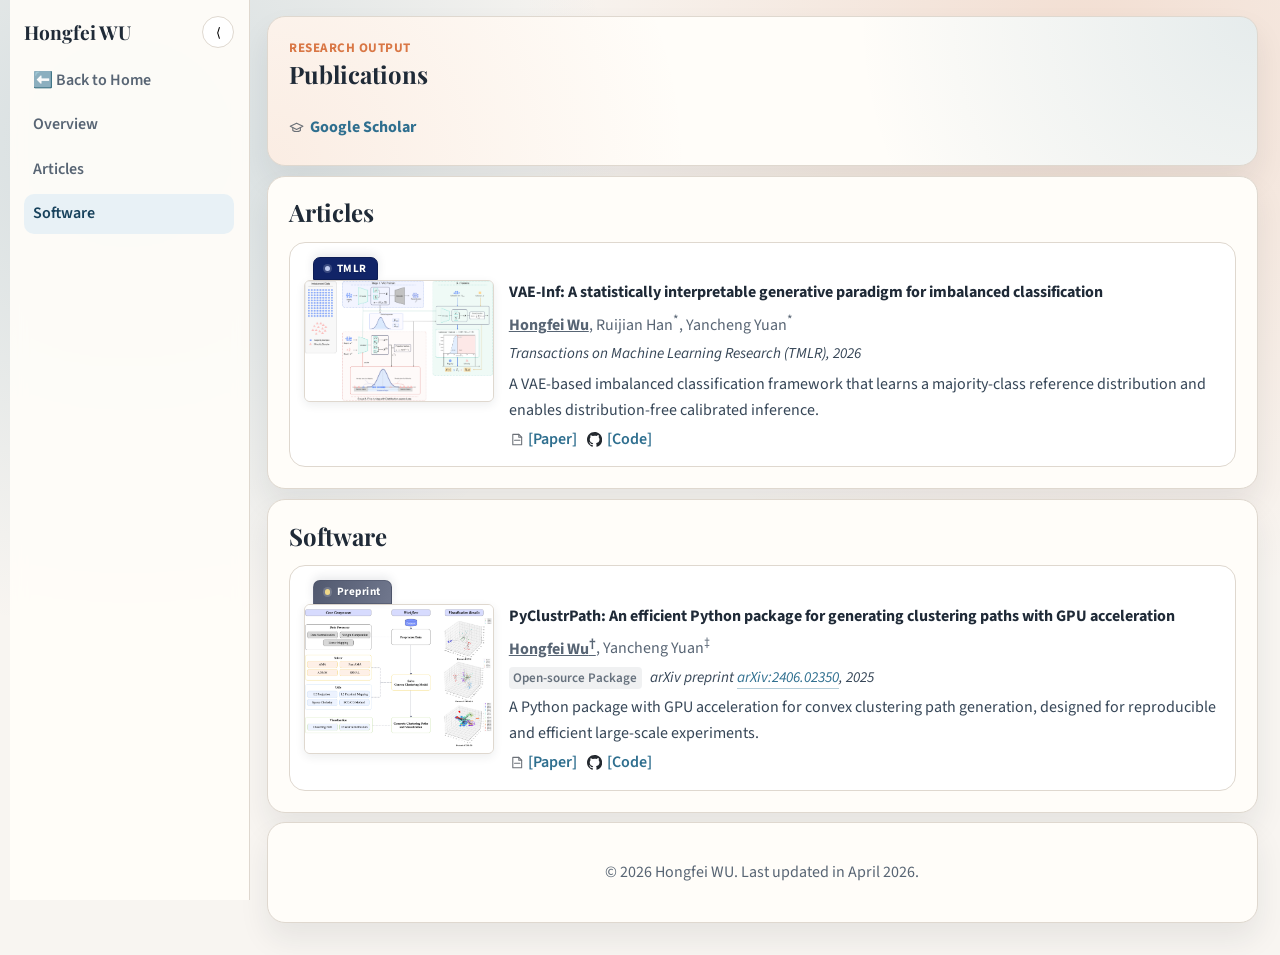
<file: publication.html>
<!doctype html>
<html lang="en">
  <head>
    <meta charset="UTF-8" />
    <meta name="viewport" content="width=device-width, initial-scale=1.0" />
    <title>Publications | Hongfei WU</title>
    <meta
      name="description"
      content="Publication list of Hongfei WU, including papers, software, and preprints."
    />
    <link rel="preconnect" href="https://fonts.googleapis.com" />
    <link rel="preconnect" href="https://fonts.gstatic.com" crossorigin />
    <link
      href="https://fonts.googleapis.com/css2?family=Playfair+Display:wght@500;700&family=Source+Sans+3:wght@400;500;600;700&display=swap"
      rel="stylesheet"
    />
    <link rel="stylesheet" href="./styles.css" />
  </head>
  <body>
    <aside class="sidebar">
      <div class="sidebar-head">
        <a class="brand" href="./index.html">Hongfei WU</a>
        <button class="sidebar-toggle" aria-label="Hide or show sidebar">⟨</button>
      </div>
      <ul class="side-links">
        <li><a class="side-link" href="./index.html#about">⬅️ Back to Home</a></li>
        <li><a class="side-link" href="#overview">Overview</a></li>
        <li><a class="side-link" href="#articles">Articles</a></li>
        <li><a class="side-link" href="#software">Software</a></li>
      </ul>
    </aside>
    <button class="sidebar-fab" aria-label="Toggle sidebar">☰</button>

    <main class="page-content">
      <section id="overview" class="section reveal publication-hero">
        <p class="publication-label">Research Output</p>
        <h2>Publications</h2>
        <a
          class="scholar-button"
          href="https://scholar.google.com/citations?user=Wrtoa8AAAAAJ&hl=en"
          target="_blank"
          rel="noopener noreferrer"
        >
          <span class="pub-link-icon" aria-hidden="true">
            <svg viewBox="0 0 24 24" fill="none">
              <path d="M22 10L12 5 2 10l10 5 10-5z"></path>
              <path d="M6 12v4.5c3.2 2.3 8.8 2.3 12 0V12"></path>
            </svg>
          </span>
          <span>Google Scholar</span>
        </a>
      </section>

      <section id="articles" class="section reveal">
        <h2>Articles</h2>
        <ol class="publication-list">
          <li>
            <article class="publication-item featured-publication">
              <div class="pub-thumb-link">
                <span class="pub-thumb-badge">TMLR</span>
                <img
                  class="pub-thumb"
                  src="./assets/pub/VAE-inf_framework.jpg"
                  alt="VAE-Inf framework preview image"
                />
              </div>
              <div class="pub-body">
                <p class="pub-title">VAE-Inf: A statistically interpretable generative paradigm for imbalanced classification</p>
                <p class="pub-meta"><u><strong>Hongfei Wu</strong></u>, Ruijian Han<sup>*</sup>, Yancheng Yuan<sup>*</sup></p>
                <p class="pub-venue">
                  Transactions on Machine Learning Research (TMLR), 2026
                </p>
                <p class="pub-summary">
                  A VAE-based imbalanced classification framework that learns a majority-class reference distribution and enables distribution-free calibrated inference.
                </p>
                <p class="pub-links">
                  <a href="https://openreview.net/forum?id=XSgjCi4iCf" target="_blank" rel="noopener noreferrer">
                    <span class="pub-link-icon" aria-hidden="true">
                      <svg viewBox="0 0 24 24" fill="none">
                        <path d="M6 3.8h9.5L20 8.3v11.9H6z"></path>
                        <path d="M15.5 3.8v4.5H20"></path>
                        <path d="M8.8 13h8.4"></path>
                      </svg>
                    </span>
                    <span>[Paper]</span>
                  </a>
                  <a href="https://github.com/harveywu68/VAE-Inf" target="_blank" rel="noopener noreferrer">
                    <span class="pub-link-icon github-mark" aria-hidden="true">
                      <svg viewBox="0 0 16 16">
                        <path d="M8 0C3.58 0 0 3.58 0 8c0 3.54 2.29 6.53 5.47 7.59.4.07.55-.17.55-.38 0-.19-.01-.82-.01-1.49-2.01.37-2.53-.49-2.69-.94-.09-.23-.48-.94-.82-1.13-.28-.15-.68-.52-.01-.53.63-.01 1.08.58 1.23.82.72 1.21 1.87.87 2.33.66.07-.52.28-.87.5-1.07-1.78-.2-3.64-.89-3.64-3.95 0-.87.31-1.59.82-2.15-.08-.2-.36-1.02.08-2.12 0 0 .67-.21 2.2.82a7.65 7.65 0 0 1 2-.27c.68 0 1.36.09 2 .27 1.53-1.04 2.2-.82 2.2-.82.44 1.1.16 1.92.08 2.12.51.56.82 1.27.82 2.15 0 3.07-1.87 3.75-3.65 3.95.29.25.54.73.54 1.48 0 1.07-.01 1.93-.01 2.2 0 .21.15.46.55.38A8.013 8.013 0 0 0 16 8c0-4.42-3.58-8-8-8z"></path>
                      </svg>
                    </span>
                    <span>[Code]</span>
                  </a>
                </p>
              </div>
            </article>
          </li>
        </ol>
      </section>

      <section id="software" class="section reveal">
        <h2>Software</h2>
        <ol class="publication-list">
          <li>
            <article class="publication-item featured-publication">
              <div class="pub-thumb-link">
                <span class="pub-thumb-badge pub-thumb-badge-preprint">Preprint</span>
                <img
                  class="pub-thumb"
                  src="./assets/pub/ConvexClusterSolver.jpg"
                  alt="PyClustrPath preview image"
                />
              </div>
              <div class="pub-body">
                <p class="pub-title">
                  PyClustrPath: An efficient Python package for generating clustering paths
                  with GPU acceleration
                </p>
                <p class="pub-meta">
                  <u><strong>Hongfei Wu<sup>†</sup></strong></u>, Yancheng Yuan<sup>‡</sup>
                </p>
                <p class="pub-venue">
                  <span class="pub-tag">Open-source Package</span>
                  arXiv preprint
                  <a href="https://arxiv.org/abs/2406.02350" target="_blank" rel="noopener noreferrer">arXiv:2406.02350</a>,
                  2025
                </p>
                <p class="pub-summary">
                  A Python package with GPU acceleration for convex clustering path generation,
                  designed for reproducible and efficient large-scale experiments.
                </p>
                <p class="pub-links">
                  <a href="https://arxiv.org/abs/2406.02350" target="_blank" rel="noopener noreferrer">
                    <span class="pub-link-icon" aria-hidden="true">
                      <svg viewBox="0 0 24 24" fill="none">
                        <path d="M6 3.8h9.5L20 8.3v11.9H6z"></path>
                        <path d="M15.5 3.8v4.5H20"></path>
                        <path d="M8.8 13h8.4"></path>
                      </svg>
                    </span>
                    <span>[Paper]</span>
                  </a>
                  <a
                    href="https://github.com/D3IntOpt/PyClustrPath"
                    target="_blank"
                    rel="noopener noreferrer"
                  >
                    <span class="pub-link-icon github-mark" aria-hidden="true">
                      <svg viewBox="0 0 16 16">
                        <path d="M8 0C3.58 0 0 3.58 0 8c0 3.54 2.29 6.53 5.47 7.59.4.07.55-.17.55-.38 0-.19-.01-.82-.01-1.49-2.01.37-2.53-.49-2.69-.94-.09-.23-.48-.94-.82-1.13-.28-.15-.68-.52-.01-.53.63-.01 1.08.58 1.23.82.72 1.21 1.87.87 2.33.66.07-.52.28-.87.5-1.07-1.78-.2-3.64-.89-3.64-3.95 0-.87.31-1.59.82-2.15-.08-.2-.36-1.02.08-2.12 0 0 .67-.21 2.2.82a7.65 7.65 0 0 1 2-.27c.68 0 1.36.09 2 .27 1.53-1.04 2.2-.82 2.2-.82.44 1.1.16 1.92.08 2.12.51.56.82 1.27.82 2.15 0 3.07-1.87 3.75-3.65 3.95.29.25.54.73.54 1.48 0 1.07-.01 1.93-.01 2.2 0 .21.15.46.55.38A8.013 8.013 0 0 0 16 8c0-4.42-3.58-8-8-8z"></path>
                      </svg>
                    </span>
                    <span>[Code]</span>
                  </a>
                </p>
              </div>
            </article>
          </li>
        </ol>
      </section>

      <footer class="section footer reveal">
        <p>© 2026 Hongfei WU. Last updated in April 2026.</p>
      </footer>
    </main>

    <script src="./script.js"></script>
  </body>
</html>
</file>
<file: styles.css>
:root {
  --bg: #f8f5f1;
  --surface: #fffdf9;
  --text: #1f2a37;
  --muted: #586574;
  --primary: #2f6f8f;
  --accent: #d97745;
  --line: #dfd8cf;
  --shadow: 0 16px 30px rgba(31, 42, 55, 0.08);
  --sidebar-w: 240px;
  --content-max: 1080px;
  --layout-max: calc(var(--sidebar-w) + var(--content-max) + 1.1rem);
  --concert-collapsed-height: 520px;
}

*,
*::before,
*::after {
  box-sizing: border-box;
}

html,
body {
  margin: 0;
  padding: 0;
}

html {
  scroll-behavior: smooth;
}

@media (prefers-reduced-motion: reduce) {
  html {
    scroll-behavior: auto;
  }
}

body {
  font-family: "Source Sans 3", sans-serif;
  color: var(--text);
  background:
    radial-gradient(circle at 85% 5%, rgba(217, 119, 69, 0.18), transparent 40%),
    radial-gradient(circle at 10% 15%, rgba(47, 111, 143, 0.18), transparent 35%),
    var(--bg);
  line-height: 1.6;
}

.sidebar {
  position: fixed;
  top: 0;
  left: max(0.6rem, calc((100vw - var(--layout-max)) / 2));
  width: var(--sidebar-w);
  height: 100vh;
  padding: 1rem 0.9rem;
  border-right: 1px solid var(--line);
  background: rgba(255, 253, 249, 0.92);
  backdrop-filter: blur(8px);
  display: grid;
  grid-template-rows: auto 1fr auto;
  z-index: 30;
  transition: transform 0.32s ease;
}

.sidebar-head {
  display: flex;
  align-items: center;
  justify-content: space-between;
  margin-bottom: 0.8rem;
}

.brand {
  font-family: "Playfair Display", serif;
  font-size: 1.2rem;
  font-weight: 700;
  color: var(--text);
  text-decoration: none;
  display: inline-block;
  transition: color 0.18s ease, transform 0.18s ease;
}

.brand:hover {
  color: #2f6f8f;
  transform: translateY(-1px);
}

.sidebar-toggle {
  border: 1px solid var(--line);
  background: #fff;
  border-radius: 999px;
  width: 2rem;
  height: 2rem;
  cursor: pointer;
}

.sidebar-fab {
  display: none;
  position: fixed;
  top: 0.8rem;
  left: 0.8rem;
  width: 2.1rem;
  height: 2.1rem;
  border-radius: 999px;
  border: 1px solid var(--line);
  background: #fff;
  z-index: 35;
  cursor: pointer;
}

.side-links {
  margin: 0;
  padding: 0;
  list-style: none;
  overflow-y: auto;
}

.side-links li + li {
  margin-top: 0.25rem;
}

.side-link {
  display: block;
  text-decoration: none;
  color: var(--muted);
  font-weight: 600;
  padding: 0.46rem 0.55rem;
  border-radius: 10px;
  transition: background 0.2s ease, color 0.2s ease;
}

.side-link:hover {
  background: #f3eee8;
  color: var(--text);
}

.side-link.active {
  background: #e8f1f6;
  color: #18425c;
}

.sidebar-life-link {
  margin-top: 0.8rem;
  display: inline-block;
  text-decoration: none;
  color: var(--primary);
  font-weight: 700;
  font-size: 0.95rem;
}

.page-content {
  width: min(var(--content-max), calc(100vw - var(--sidebar-w) - 2rem));
  margin-left: calc(
    max(0.6rem, calc((100vw - var(--layout-max)) / 2)) + var(--sidebar-w) + 1.1rem
  );
  margin-right: max(0.6rem, calc((100vw - var(--layout-max)) / 2));
  padding: 1rem 1.1rem 2rem 0;
  display: grid;
  gap: 0.6rem;
  transition: margin-left 0.32s ease;
}

body.sidebar-hidden .sidebar {
  transform: translateX(calc(-1 * var(--sidebar-w)));
}

body.sidebar-hidden .page-content {
  width: min(calc(var(--content-max) + var(--sidebar-w) + 1.1rem), calc(100vw - 2rem));
  margin-left: auto;
  margin-right: auto;
}

body.sidebar-hidden .sidebar-fab {
  display: inline-flex;
  align-items: center;
  justify-content: center;
}

.section {
  background: var(--surface);
  border: 1px solid var(--line);
  border-radius: 18px;
  padding: 1.3rem;
  box-shadow: var(--shadow);
  scroll-margin-top: 18px;
}

h1,
h2,
h3 {
  line-height: 1.25;
}

h2 {
  font-family: "Playfair Display", serif;
  margin: 0 0 0.9rem;
}

.about-layout {
  display: grid;
  grid-template-columns: 1.6fr 0.9fr;
  gap: 1rem;
  align-items: start;
}

.about-aside {
  display: grid;
  gap: 0.7rem;
}

.hero-actions {
  margin-top: 1.1rem;
  display: flex;
  flex-wrap: wrap;
  gap: 0.7rem;
}

.btn {
  display: inline-flex;
  align-items: center;
  justify-content: center;
  padding: 0.58rem 1.05rem;
  border-radius: 999px;
  text-decoration: none;
  font-weight: 700;
}

.btn.primary {
  background: var(--primary);
  color: #f7fbff;
}

.btn.ghost {
  border: 1px solid var(--line);
  color: var(--text);
}

.profile-card {
  margin: 0;
  border: 1px solid var(--line);
  border-radius: 14px;
  overflow: hidden;
  background: #fff;
}

.profile-card.compact img {
  width: 100%;
  aspect-ratio: 1 / 1;
  object-fit: cover;
  display: block;
}

.photo-card {
  width: 70%;
  justify-self: center;
}

.profile-meta-card {
  border: 1px solid var(--line);
  border-radius: 14px;
  padding: 0.65rem 0.8rem 0.8rem;
  background: #fffaf5;
  width: 72%;          /* 调整宽度，例：80% / 90% / 100% */
  justify-self: center; /* 居中；也可改 start/center/end */

}

.profile-facts {
  margin: 0;
  padding: 0;
  list-style: none;
  display: grid;
  gap: 0.35rem;
  font-size: 0.95rem;
}

.profile-facts li {
  display: flex;
  align-items: center;
  gap: 0.42rem;
}

.meta-icon {
  width: 1rem;
  height: 1rem;
  display: inline-flex;
  color: #8d8f92;
  flex: 0 0 auto;
  user-select: none;
  -webkit-user-select: none;
  pointer-events: none;
}

.meta-icon svg {
  width: 100%;
  height: 100%;
  stroke: currentColor;
  stroke-width: 1.8;
  stroke-linecap: round;
  stroke-linejoin: round;
}

.section-row {
  display: grid;
  grid-template-columns: 1fr 1fr;
  gap: 0.6rem;
}

.cards {
  display: grid;
  gap: 0.7rem;
}

.card {
  padding: 0.9rem;
  border-radius: 12px;
  border: 1px solid var(--line);
  background: #fff;
}

.card h3 {
  margin: 0 0 0.45rem;
}

.card p {
  margin: 0;
  color: var(--muted);
}

.timeline {
  display: grid;
  gap: 0.7rem;
}

.timeline-item {
  border-left: 3px solid var(--primary);
  padding-left: 0.75rem;
}

.timeline-item h3 {
  margin: 0;
}

.timeline-item p {
  margin: 0.2rem 0 0;
  color: var(--muted);
}

.edu-timeline {
  position: relative;
  gap: 1.6rem;
  padding-left: 1rem;
}

.edu-timeline::before {
  content: "";
  position: absolute;
  left: 0.2rem;
  top: 1.58rem;
  bottom: 0.15rem;
  width: 2px;
  background: linear-gradient(
    180deg,
    rgba(47, 111, 143, 0.95) 0%,
    rgba(47, 111, 143, 0.72) 38%,
    rgba(141, 176, 197, 0.48) 72%,
    rgba(141, 176, 197, 0.22) 100%
  );
}

.edu-timeline .timeline-item {
  position: relative;
  border-left: 0;
  padding-left: 1rem;
}

.edu-timeline .timeline-item::before {
  content: "";
  position: absolute;
  left: -1.02rem;
  top: 1.3rem;
  width: 0.58rem;
  height: 0.58rem;
  border-radius: 999px;
  border: 2px solid rgba(47, 111, 143, 0.95);
  background: #fff;
}

.edu-timeline .timeline-item:nth-child(2)::before {
  border-color: rgba(47, 111, 143, 0.65);
}

.edu-timeline .timeline-item:nth-child(3)::before {
  border-color: rgba(141, 176, 197, 0.45);
}

.edu-timeline .timeline-item h3 {
  margin-bottom: 0.25rem;
}

.edu-entry {
  display: grid;
  grid-template-columns: 48px minmax(0, 1fr);
  gap: 0.7rem;
  align-items: start;
}

.edu-logo {
  width: 40px;
  height: 40px;
  object-fit: contain;
  /* 位置向下移动 */
  margin-top: 0.35rem;
}

.edu-logo2 {
  width: 44px;
  height: 44px;
  object-fit: contain;
  margin-top: 0.25rem;
}

.edu-copy h3 {
  margin: 0;
}

.edu-copy p {
  margin: 0.2rem 0 0;
}

.edu-copy {
  min-width: 0;
}

.edu-copy h3,
.edu-copy p {
  overflow-wrap: anywhere;
  word-break: break-word;
}

.teaching-head {
  display: grid;
  grid-template-columns: 1fr auto;
  align-items: start;
  gap: 0.8rem;
}

.teaching-time {
  white-space: nowrap;
  color: var(--muted);
  font-weight: 600;
}

@media (max-width: 680px) {
  .teaching-head {
    grid-template-columns: 1fr;
    gap: 0.2rem;
  }

  .teaching-time {
    justify-self: start;
  }
}

.news-list {
  margin: 0;
  padding: 0;
  list-style: none;
  display: grid;
  gap: 0.4rem;
}

.news-list time {
  font-weight: 700;
  margin-right: 0.45rem;
  color: var(--accent);
}

.publication-list {
  margin: 0;
  padding: 0;
  list-style: none;
  display: grid;
  gap: 0.9rem;
}

.publication-item {
  --pub-label-height: 1.45rem;
  display: grid;
  grid-template-columns: clamp(140px, 20vw, 190px) minmax(0, 1fr);
  gap: 0.9rem;
  align-items: start;
}

.pub-thumb-link {
  display: flex;
  flex-direction: column;
  align-items: flex-start;
}

.pub-thumb-badge {
  --badge-start: #112467;
  --badge-end: #112467;
  --badge-border: #0d1d55;
  --badge-dot: #bfcaef;
  --badge-ring: rgba(255, 255, 255, 0.18);
  position: relative;
  z-index: 1;
  display: inline-flex;
  align-items: center;
  gap: 0.38rem;
  height: var(--pub-label-height);
  margin: 0 0 0 0.55rem;
  padding: 0 0.68rem;
  border: 1px solid var(--badge-border);
  border-bottom-width: 1px;
  border-radius: 7px 7px 0 0;
  background: linear-gradient(110deg, var(--badge-start), var(--badge-end));
  color: #fff;
  font-size: 0.7rem;
  font-weight: 700;
  line-height: 1;
  letter-spacing: 0.045em;
  box-sizing: border-box;
  text-shadow: 0 1px 1px rgba(20, 38, 50, 0.22);
  box-shadow: 0 -3px 10px rgba(31, 42, 55, 0.1);
}

.pub-thumb-badge::before {
  content: "";
  width: 0.34rem;
  height: 0.34rem;
  flex: 0 0 auto;
  border-radius: 50%;
  background: var(--badge-dot);
  box-shadow: 0 0 0 2px var(--badge-ring);
}

.pub-thumb-badge-preprint {
  --badge-start: #51596f;
  --badge-end: #70778d;
  --badge-border: rgba(69, 75, 96, 0.46);
  --badge-dot: #efd889;
  --badge-ring: rgba(255, 255, 255, 0.17);
}

.pub-thumb {
  width: 100%;
  /* aspect-ratio: 16 / 10; */
  object-fit: cover;
  border: 1px solid var(--line);
  border-radius: 6px;
  background: #fff;
  display: block;
  box-shadow: 0 3px 10px rgba(31, 42, 55, 0.08);
}

.pub-body {
  min-width: 0;
  /* 向右移动 */
  padding-top: var(--pub-label-height);
  padding-right: 0.25rem;
}

.pub-title {
  margin: 0;
  font-weight: 700;
}

.pub-title a {
  color: inherit;
  text-decoration: none;
}

.pub-title a:hover {
  color: var(--primary);
  text-decoration: underline;
  text-underline-offset: 0.14em;
}

.pub-meta {
  margin: 0.2rem 0 0;
  color: var(--muted);
}

.pub-venue {
  margin: 0.15rem 0 0;
  color: #364657;
  font-size: 0.95rem;
  /* # 字体倾斜 */
  font-style: italic;
}

.pub-tag {
  display: inline-flex;
  align-items: center;
  margin-right: 0.35rem;
  padding: 0.02rem 0.28rem;
  border-radius: 4px;
  background: rgba(69, 82, 96, 0.08);
  color: #66717d;
  font-size: 0.82rem;
  font-style: normal;
  font-weight: 600;
}

.pub-venue a {
  color: var(--primary);
  text-decoration: none;
  border-bottom: 1px solid rgba(47, 111, 143, 0.35);
}

.pub-venue a:hover {
  color: #1f5874;
  border-bottom-color: #1f5874;
}

.pub-links {
  margin: 0.2rem 0 0;
  display: flex;
  gap: 0.6rem;
}

.pub-links a {
  display: inline-flex;
  align-items: center;
  gap: 0.28rem;
  color: var(--primary);
  text-decoration: none;
  font-weight: 600;
  transition: color 0.18s ease, text-decoration-color 0.18s ease;
}

.pub-link-icon {
  width: 0.95rem;
  height: 0.95rem;
  display: inline-flex;
  color: #6b7077;
  flex: 0 0 auto;
  user-select: none;
  -webkit-user-select: none;
  pointer-events: none;
}

.pub-link-icon svg {
  width: 100%;
  height: 100%;
  stroke: currentColor;
  stroke-width: 1.7;
  stroke-linecap: round;
  stroke-linejoin: round;
  fill: none;
}

.pub-link-icon.github-mark svg {
  stroke: none;
  fill: currentColor;
}

.pub-link-icon.github-mark {
  color: #24292f;
}

.pub-links a:hover {
  color: #3d89af;
  text-decoration: underline;
  text-decoration-thickness: 1.5px;
  text-underline-offset: 2px;
}

.publication-entry-link {
  margin: -0.25rem 0 0.85rem;
}

.publication-entry-link .life-link {
  margin-top: 0;
  text-decoration: none;
}

.publication-hero {
  background:
    radial-gradient(circle at top right, rgba(47, 111, 143, 0.12), transparent 40%),
    radial-gradient(circle at bottom left, rgba(217, 119, 69, 0.12), transparent 42%),
    var(--surface);
}

.publication-label {
  margin: 0;
  color: var(--accent);
  font-weight: 700;
  letter-spacing: 0.04em;
  text-transform: uppercase;
  font-size: 0.82rem;
}

.scholar-button {
  width: fit-content;
  display: inline-flex;
  align-items: center;
  gap: 0.35rem;
  margin-top: 0.75rem;
  color: var(--primary);
  text-decoration: none;
  font-weight: 700;
}

.scholar-button:hover {
  color: #3d89af;
  text-decoration: underline;
  text-decoration-thickness: 1.5px;
  text-underline-offset: 2px;
}

.publication-hero-intro {
  margin: 0 0 0.95rem;
  max-width: 760px;
  color: var(--muted);
}

.publication-kpis {
  display: grid;
  grid-template-columns: repeat(3, minmax(0, 1fr));
  gap: 0.65rem;
}

.publication-kpi-card {
  margin: 0;
  border: 1px solid var(--line);
  border-radius: 12px;
  background: rgba(255, 255, 255, 0.9);
  padding: 0.85rem 0.95rem;
}

.publication-kpi-value {
  margin: 0;
  font-family: "Playfair Display", serif;
  font-size: 1.2rem;
  font-weight: 700;
}

.publication-kpi-label {
  margin: 0.1rem 0 0;
  color: var(--muted);
  font-size: 0.92rem;
}

.featured-publication {
  border: 1px solid var(--line);
  border-radius: 16px;
  padding: 0.9rem;
  background: #fff;
}

.pub-summary {
  margin: 0.4rem 0 0;
  color: #364657;
}

.publication-list-stacked {
  gap: 0.7rem;
}

.publication-record {
  display: grid;
  grid-template-columns: 74px minmax(0, 1fr);
  gap: 0.75rem;
  padding: 0.85rem 0.9rem;
  border: 1px solid var(--line);
  border-radius: 12px;
  background: #fff;
}

.publication-year {
  margin: 0;
  font-family: "Playfair Display", serif;
  font-weight: 700;
  color: var(--primary);
  font-size: 1.05rem;
}

.publication-software-cards .card p + .pub-links {
  margin-top: 0.4rem;
}

@media (max-width: 520px) {
  .publication-item {
    grid-template-columns: 1fr;
  }

  .pub-thumb-link {
    max-width: 280px;
  }

  .pub-body {
    padding-top: 0;
  }
}

.awards-list {
  display: grid;
  gap: 0.75rem;
}

.award-item {
  border: 1px solid var(--line);
  border-radius: 12px;
  padding: 0.9rem 1rem;
  background: #fff;
}

.award-item h3 {
  margin: 0;
}

.award-item p {
  margin: 0.2rem 0 0;
  color: var(--muted);
}

.life-summary .life-panel {
  display: block;
  border: 1px solid var(--line);
  border-radius: 12px;
  padding: 1rem;
  text-decoration: none;
  background: linear-gradient(145deg, #ffffff 20%, #fff7ee 100%);
}

.life-summary .life-panel p {
  margin: 0;
  color: var(--muted);
}

.life-summary-intro {
  margin: 0 0 0.9rem;
  color: var(--muted);
}

.life-preview-grid {
  display: grid;
  grid-template-columns: repeat(3, minmax(0, 1fr));
  gap: 0.8rem;
}

.life-preview-card {
  border: 1px solid var(--line);
  border-radius: 14px;
  padding: 0.9rem;
  text-decoration: none;
  color: inherit;
  background: linear-gradient(145deg, #ffffff 20%, #fff7ee 100%);
  box-shadow: 0 10px 22px rgba(31, 42, 55, 0.06);
  transition: transform 0.2s ease, box-shadow 0.2s ease, border-color 0.2s ease;
}

.life-preview-card:hover {
  transform: translateY(-2px);
  box-shadow: 0 14px 26px rgba(31, 42, 55, 0.1);
  border-color: #cfc2b3;
}

.life-preview-card h3 {
  margin: 0;
}

.life-preview-card p {
  margin: 0.35rem 0 0.75rem;
  color: var(--muted);
}

.life-preview-images {
  display: grid;
  grid-template-columns: repeat(2, minmax(0, 1fr));
  gap: 0.45rem;
  margin-bottom: 0;
}

.life-preview-images img {
  width: 100%;
  aspect-ratio: 4 / 3;
  object-fit: cover;
  border-radius: 9px;
  border: 1px solid rgba(223, 216, 207, 0.9);
}

.life-panel-full {
  width: 100%;
  margin-top: 0.65rem;
  display: flex;
  justify-content: flex-end;
}

.life-summary .life-panel-full {
  border: 0;
  padding: 0;
  background: transparent;
  box-shadow: none;
}

.life-summary .life-panel-full .life-link {
  margin-top: 0;
  padding: 0.45rem 0.85rem;
  border: 1px solid var(--line);
  border-radius: 999px;
  background: #fff;
  color: var(--primary);
  line-height: 1;
  transition: background 0.2s ease, border-color 0.2s ease;
}

.life-summary .life-panel-full:hover .life-link {
  background: #f7fbff;
  border-color: #bfd4e0;
}

.life-grid {
  display: grid;
  grid-template-columns: repeat(3, minmax(0, 1fr));
  gap: 0.8rem;
}

.life-grid article {
  border: 1px solid var(--line);
  border-radius: 12px;
  padding: 0.9rem;
  background: linear-gradient(145deg, #ffffff 20%, #fff7ee 100%);
}

.life-grid h3 {
  margin: 0 0 0.45rem;
}

.life-grid p {
  margin: 0;
  color: var(--muted);
}

.life-section-intro {
  margin: 0 0 1rem;
  max-width: 760px;
  color: var(--muted);
  font-size: 1.02rem;
}

.life-groups {
  display: grid;
  gap: 1rem;
}

.life-group {
  border: 1px solid rgba(223, 216, 207, 0.9);
  border-radius: 16px;
  padding: 1rem;
  background: linear-gradient(180deg, rgba(255, 255, 255, 0.88) 0%, rgba(255, 248, 241, 0.92) 100%);
}

.life-group-head {
  margin-bottom: 0.9rem;
}

.life-group-head h3 {
  margin: 0;
  font-size: 1.08rem;
}

.life-group-head p {
  margin: 0.3rem 0 0;
  color: var(--muted);
}

.life-group-meta {
  font-size: 0.95rem;
  letter-spacing: 0.01em;
}

.life-gallery {
  display: grid;
  grid-template-columns: repeat(3, minmax(0, 1fr));
  gap: 1rem;
}

.gallery-card {
  margin: 0;
  border: 1px solid var(--line);
  border-radius: 14px;
  overflow: hidden;
  background: linear-gradient(180deg, #ffffff 0%, #fff8f1 100%);
  box-shadow: 0 10px 22px rgba(31, 42, 55, 0.07);
}

.gallery-open {
  display: block;
  width: 100%;
  padding: 0;
  border: 0;
  background: transparent;
  cursor: zoom-in;
  overflow: hidden;
}

.gallery-open img {
  display: block;
  width: 100%;
  aspect-ratio: 4 / 3;
  object-fit: cover;
  transition: transform 0.28s ease, filter 0.28s ease, opacity 0.3s ease;
}

.gallery-open:hover img {
  transform: scale(1.04);
  filter: saturate(1.04);
}

.gallery-card figcaption {
  padding: 0.78rem 0.9rem 0.9rem;
  color: var(--muted);
  font-size: 0.95rem;
}

.concert-group {
  padding: 1.05rem;
}

.photo-group {
  --concert-collapsed-height: 620px;
}

.concert-group .life-group-head {
  display: flex;
  align-items: baseline;
  justify-content: space-between;
  gap: 1rem;
  flex-wrap: wrap;
  margin-bottom: 1rem;
}

.concert-group .life-group-meta {
  margin: 0;
  display: flex;
  align-items: center;
  flex-wrap: wrap;
  column-gap: 0.18rem;
  row-gap: 0.1rem;
  white-space: normal;
}

.concert-group .life-group-meta .meta-sep {
  margin-inline: 0;
}

.concert-group .life-group-meta .meta-sep-dot {
  margin-inline: 0.48rem;
}

.concert-group .life-group-meta .meta-sep-comma {
  margin-inline: 0.06rem 0.1rem;
}

.concert-series-tag {
  display: inline-flex;
  align-items: center;
  justify-content: center;
  min-width: 1.5rem;
  padding: 0.1rem 0.36rem;
  margin-left: 0.32rem;
  border-radius: 999px;
  border: 1px solid rgba(179, 118, 72, 0.5);
  background: rgba(247, 231, 217, 0.72);
  color: #8c4a28;
  font-size: 0.74em;
  font-weight: 700;
  letter-spacing: 0.08em;
  vertical-align: middle;
}

.concert-group .life-group-meta .meta-link {
  color: #1e4f87;
  text-decoration: underline;
  text-decoration-thickness: 0.08em;
  text-underline-offset: 0.16em;
}

.concert-group .life-group-meta .meta-link:hover {
  color: #12355e;
}

.concert-group .life-group-meta .meta-time {
  display: inline-flex;
  align-items: center;
  gap: 0.2rem;
  color: var(--muted);
}

.concert-group .life-group-meta .meta-time-icon {
  display: inline-flex;
  width: 0.92em;
  height: 0.92em;
  line-height: 1;
}

.concert-group .life-group-meta .meta-time-icon svg {
  width: 100%;
  height: 100%;
  stroke: currentColor;
  stroke-width: 1.8;
  stroke-linecap: round;
  stroke-linejoin: round;
  fill: none;
}

.concert-group .life-group-meta .meta-venue-link {
  display: inline-flex;
  align-items: center;
  gap: 0.18rem;
}

.concert-group .life-group-meta .meta-location-link {
  display: inline-flex;
  align-items: center;
}

.concert-group .life-group-meta .meta-map-icon {
  display: inline-flex;
  width: 0.95em;
  height: 0.95em;
  line-height: 1;
}

.concert-group .life-group-meta .meta-map-icon svg {
  width: 100%;
  height: 100%;
  stroke: currentColor;
  stroke-width: 1.8;
  fill: none;
}

.concert-gallery {
  --concert-columns: 3;
  display: block;
  width: min(100%, 900px);
  margin-inline: auto;
  overflow-anchor: none;
  position: relative;
  opacity: 1;
  transform: translateY(0);
  transition: opacity 0.3s ease, transform 0.3s ease;
}

.concert-gallery.is-layout-pending {
  opacity: 0;
  transform: translateY(8px);
  pointer-events: none;
}

.concert-gallery.is-layout-ready {
  opacity: 1;
  transform: translateY(0);
}

.concert-gallery .gallery-card {
  width: 100%;
  margin: 0;
  position: relative;
  padding: 0.24rem;
  border: 1px solid rgba(204, 191, 176, 0.7);
  border-radius: 18px;
  background:
    linear-gradient(180deg, rgba(255, 255, 255, 0.98) 0%, rgba(250, 244, 236, 0.98) 100%);
  box-shadow:
    0 8px 18px rgba(31, 42, 55, 0.06),
    0 18px 36px rgba(31, 42, 55, 0.08);
}

.concert-gallery .gallery-card::before {
  content: "";
  position: absolute;
  inset: 0.18rem;
  border-radius: 15px;
  border: 1px solid rgba(255, 255, 255, 0.75);
  pointer-events: none;
}

.concert-gallery .gallery-open {
  width: 100%;
  margin: 0;
}

.concert-gallery .gallery-open img {
  display: block;
  width: 100%;
  max-width: 100%;
  height: auto;
  aspect-ratio: auto;
  object-fit: contain;
  border: 1px solid rgba(216, 206, 194, 0.75);
  border-radius: 13px;
  background:
    radial-gradient(circle at top, rgba(255, 255, 255, 0.9), rgba(248, 242, 235, 0.95));
}

.concert-gallery .gallery-open img.is-pending {
  opacity: 0.4;
}

.concert-gallery .gallery-card figcaption {
  display: none;
}

.concert-group .gallery-card {
  background:
    linear-gradient(180deg, rgba(255, 253, 249, 0.98) 0%, rgba(247, 239, 230, 0.95) 100%);
}

.concert-group.is-collapsible .concert-gallery {
  max-height: var(--concert-collapsed-height);
  overflow: hidden;
  transition: max-height 0.42s cubic-bezier(0.2, 0.72, 0.22, 1);
  will-change: max-height;
}

.concert-group.is-collapsible:not(.is-expanded) .concert-gallery::after {
  content: "";
  position: absolute;
  left: 0;
  right: 0;
  bottom: 0;
  height: 88px;
  pointer-events: none;
  background: linear-gradient(
    180deg,
    rgba(248, 244, 238, 0) 0%,
    rgba(248, 244, 238, 0.92) 72%,
    rgba(248, 244, 238, 1) 100%
  );
  opacity: 1;
  transition: opacity 0.3s ease;
}

.concert-group.is-collapsible.is-expanded .concert-gallery {
  max-height: var(--concert-expanded-height, 1200px);
}

.concert-group.is-collapsible.is-expanded .concert-gallery::after {
  opacity: 0;
}

.concert-toggle {
  margin-top: 0.65rem;
  border: 1px solid rgba(47, 111, 143, 0.35);
  background: #fff;
  color: var(--primary);
  border-radius: 999px;
  padding: 0.36rem 0.9rem;
  font-weight: 700;
  font-size: 0.92rem;
  cursor: pointer;
  transition: color 0.2s ease, border-color 0.2s ease, background 0.2s ease;
}

.concert-toggle:hover {
  color: #1f5874;
  border-color: #1f5874;
  background: #fffdfa;
}

.lightbox {
  position: fixed;
  inset: 0;
  display: none;
  align-items: center;
  justify-content: center;
  padding: 1.2rem;
  background: rgba(18, 24, 32, 0.76);
  backdrop-filter: blur(6px);
  z-index: 90;
}

.lightbox.is-open {
  display: flex;
}

.lightbox-figure {
  margin: 0;
  max-width: min(980px, 92vw);
  max-height: 90vh;
  display: flex;
  flex-direction: column;
  align-items: center;
}

.lightbox-image {
  display: block;
  max-width: 100%;
  max-height: calc(90vh - 3rem);
  border-radius: 14px;
  box-shadow: 0 18px 36px rgba(0, 0, 0, 0.28);
}

.lightbox-caption {
  margin-top: 0.7rem;
  width: 100%;
  text-align: center;
  color: #f5efe8;
}

.lightbox-close {
  position: absolute;
  top: 1rem;
  right: 1rem;
  width: 2.7rem;
  height: 2.7rem;
  border: 1px solid rgba(255, 255, 255, 0.45);
  border-radius: 999px;
  background: rgba(18, 24, 32, 0.65);
  color: #fff;
  font-size: 1.75rem;
  font-weight: 700;
  line-height: 1;
  cursor: pointer;
  z-index: 145;
}

.lightbox-close:hover {
  background: rgba(18, 24, 32, 0.85);
}

.lightbox-nav {
  position: absolute;
  top: 50%;
  transform: translateY(-50%);
  width: 2.6rem;
  height: 2.6rem;
  border: 0;
  border-radius: 999px;
  background: rgba(255, 255, 255, 0.2);
  color: #fff;
  font-size: 2rem;
  line-height: 1;
  display: inline-flex;
  align-items: center;
  justify-content: center;
  cursor: pointer;
  backdrop-filter: blur(4px);
}

.lightbox-nav.prev {
  left: 0.9rem;
}

.lightbox-nav.next {
  right: 0.9rem;
}

.lightbox-nav:hover {
  background: rgba(255, 255, 255, 0.32);
}

.lightbox-end-hint {
  position: fixed;
  left: 50%;
  top: 50%;
  transform: translate(-50%, -50%);
  display: inline-flex;
  align-items: center;
  justify-content: center;
  width: max-content;
  max-width: min(88vw, 560px);
  padding: 0.42rem 0.82rem;
  border-radius: 999px;
  background: rgba(18, 24, 32, 0.8);
  color: #fff;
  font-size: 0.86rem;
  line-height: 1.3;
  opacity: 0;
  pointer-events: none;
  transition: opacity 0.2s ease;
  z-index: 140;
  text-align: center;
}

.lightbox-end-hint.is-visible {
  opacity: 1;
}

.life-link {
  margin-top: 0.7rem;
  display: inline-block;
  font-weight: 700;
  color: var(--primary);
}

.footer {
  text-align: center;
  color: var(--muted);
}

.contact-links {
  margin-top: 0.55rem;
  display: flex;
  justify-content: center;
  gap: 0.9rem;
  flex-wrap: wrap;
}

.contact-links a {
  display: inline-flex;
  align-items: center;
  gap: 0.4rem;
  color: var(--primary);
  text-decoration: none;
  font-weight: 700;
}

.contact-icon {
  width: 1.15rem;
  height: 1.15rem;
  display: inline-flex;
  color: #5d6268;
  flex: 0 0 auto;
  user-select: none;
  -webkit-user-select: none;
  pointer-events: none;
}

.contact-icon svg {
  width: 100%;
  height: 100%;
  stroke: currentColor;
  stroke-width: 1.8;
  stroke-linecap: round;
  stroke-linejoin: round;
}

.contact-icon.github-mark svg {
  stroke: none;
  fill: currentColor;
  width: 80%;
  height: 80%;
  margin: auto;
  display: block;
}

.contact-icon.github-mark {
  color: #24292f;
}

/* .visitor-counter a {
  display: inline-block;
}

.visitor-counter img {
  width: 100%;
  border: 1px solid var(--line);
  border-radius: 10px;
  background: #fff;
  display: block;
} */

.prof-link {
  color: var(--primary);
  text-decoration: none;
  font-weight: 600;
  border-bottom: 1px solid rgba(47, 111, 143, 0.35);
}
.prof-link1 {
  color: var(--text);
  text-decoration: none;
  font-weight: 600;
  border-bottom: 1.2px solid rgba(0, 0, 0, 0.35);
}

.prof-link:hover {
  color: #1f5874;
  border-bottom-color: #1f5874;
}

.reveal {
  opacity: 0;
  transform: translateY(12px);
  transition: opacity 0.55s ease, transform 0.55s ease;
}

.reveal.visible {
  opacity: 1;
  transform: translateY(0);
}

@media (max-width: 1040px) {
  .about-layout,
  .section-row,
  .life-preview-grid,
  .life-grid,
  .life-gallery,
  .publication-kpis {
    grid-template-columns: 1fr;
  }

  .edu-entry {
    grid-template-columns: 42px 1fr;
  }

  .edu-logo {
    width: 42px;
    height: 42px;
  }
}

@media (max-width: 860px) {
  .sidebar-fab {
    display: inline-flex;
    align-items: center;
    justify-content: center;
  }

  .sidebar {
    transform: translateX(calc(-1 * var(--sidebar-w)));
  }

  .page-content {
    width: calc(100vw - 2rem);
    margin-left: 1rem;
    padding-right: 1rem;
  }

  body.sidebar-visible-mobile .sidebar {
    transform: translateX(0);
  }

  body.sidebar-visible-mobile .sidebar-fab {
    display: none;
  }

}

@media (max-width: 640px) {
  .publication-record {
    grid-template-columns: 1fr;
  }

  .life-group {
    padding: 0.72rem;
  }

  .concert-group {
    padding: 0.68rem;
  }

  .concert-group .life-group-head {
    align-items: flex-start;
    margin-bottom: 0.56rem;
    gap: 0.38rem;
  }

  .concert-gallery {
    width: 100%;
  }

  .concert-gallery .gallery-card {
    padding: 0.08rem;
    border-width: 0.5px;
    border-radius: 11px;
    box-shadow:
      0 4px 10px rgba(31, 42, 55, 0.05),
      0 8px 16px rgba(31, 42, 55, 0.06);
  }

  .concert-gallery .gallery-card::before {
    inset: 0.08rem;
    border-width: 0.5px;
    border-radius: 9px;
  }

  .concert-gallery .gallery-open img {
    border-width: 0.5px;
    border-radius: 8px;
  }

  .life-preview-images {
    grid-template-columns: repeat(2, minmax(0, 1fr));
  }
}
</file>
